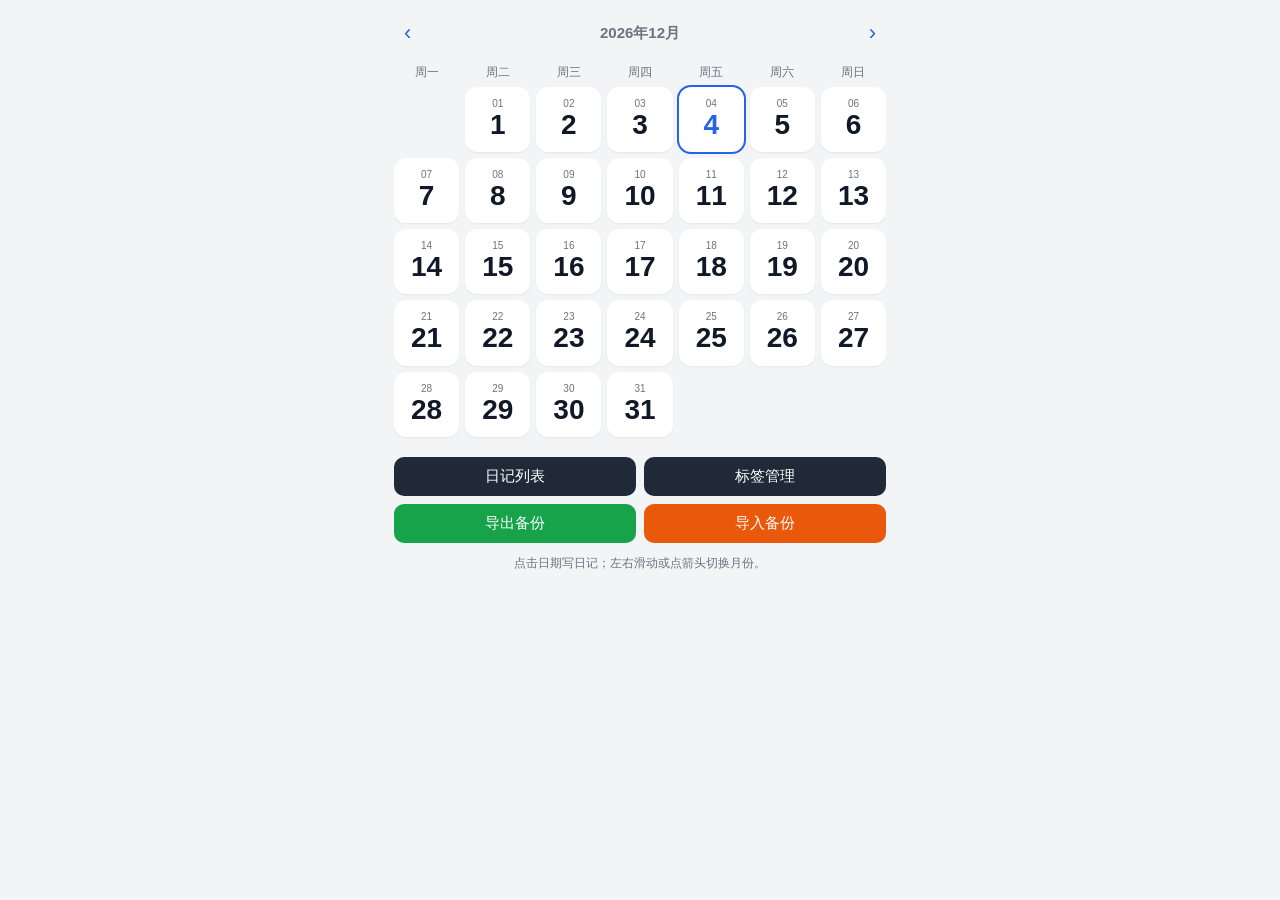
<file: index.html>
<!DOCTYPE html>
<html lang="zh-CN">
<head>
  <meta charset="UTF-8">
  <meta name="viewport" content="width=device-width, initial-scale=1.0, viewport-fit=cover">
  <meta name="theme-color" content="#2563eb">
  <meta name="apple-mobile-web-app-capable" content="yes">
  <title>周日记</title>
  <link rel="manifest" href="./manifest.json">
  <link rel="apple-touch-icon" href="./icons/icon-192.png">
  <link rel="stylesheet" href="./css/style.css">
  <script>
    if ("serviceWorker" in navigator) {
      window.addEventListener("load", () => navigator.serviceWorker.register("./sw.js"));
    }
  </script>
</head>
<body>
  <div class="app">
    <header class="topbar">
      <button class="btn btn-ghost" id="prevMonth" aria-label="上一月">‹</button>
      <h1 id="monthTitle" class="week-title"></h1>
      <button class="btn btn-ghost" id="nextMonth" aria-label="下一月">›</button>
    </header>

    <div id="calendar" class="calendar">
      <div class="week-header">
        <span>周一</span><span>周二</span><span>周三</span><span>周四</span><span>周五</span><span>周六</span><span>周日</span>
      </div>
      <div id="monthGrid" class="week-grid"></div>
    </div>

    <nav class="nav-buttons">
      <a class="btn btn-dark" href="./list.html">日记列表</a>
      <a class="btn btn-dark" href="./tags.html">标签管理</a>
      <button class="btn btn-green" id="exportBtn">导出备份</button>
      <button class="btn btn-orange" id="importBtn">导入备份</button>
      <input type="file" id="fileInput" accept=".json,application/json" style="display:none">
    </nav>

    <p class="hint">点击日期写日记；左右滑动或点箭头切换月份。</p>
  </div>

  <script type="module" src="./js/calendar.js"></script>
</body>
</html>
</file>
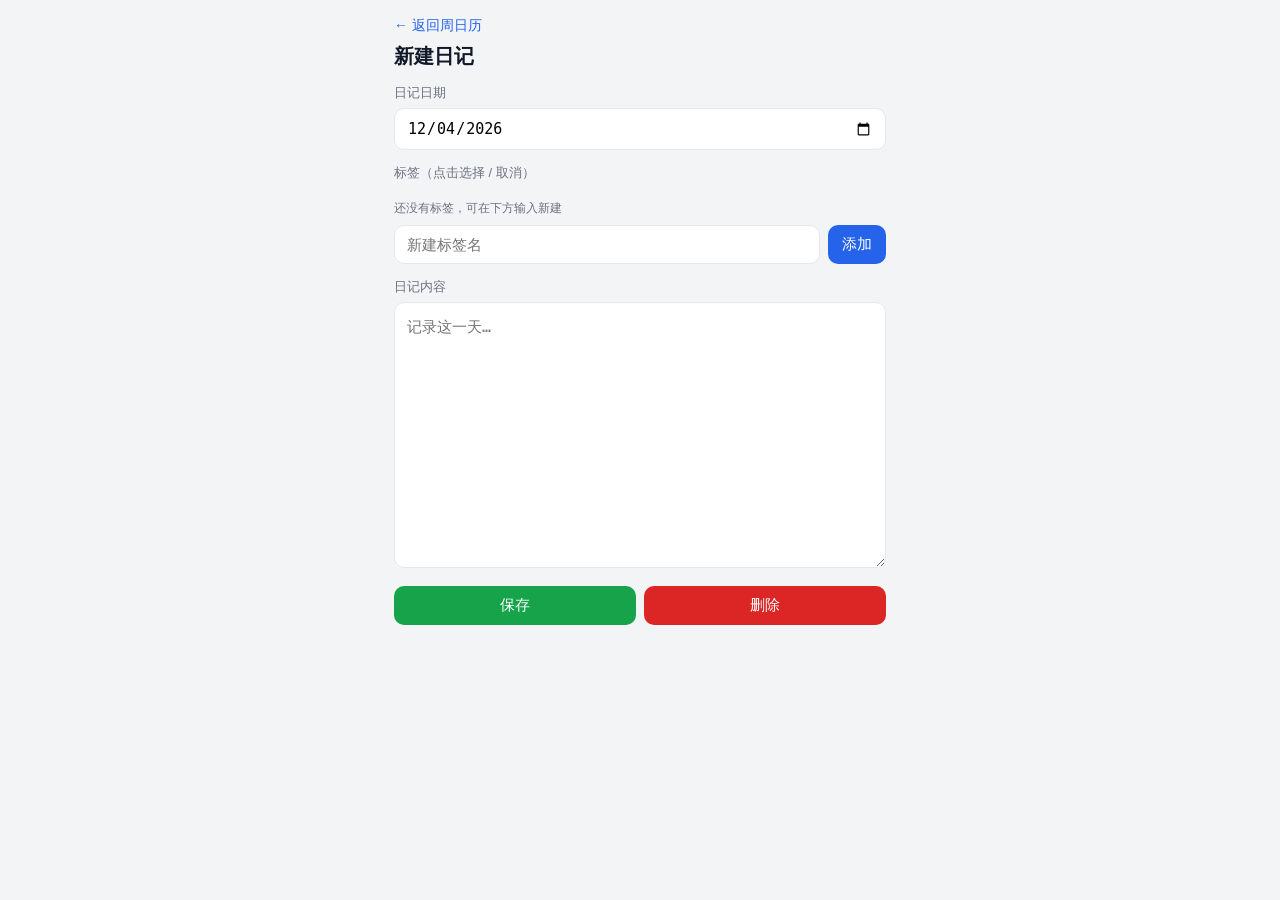
<file: edit.html>
<!DOCTYPE html>
<html lang="zh-CN">
<head>
  <meta charset="UTF-8">
  <meta name="viewport" content="width=device-width, initial-scale=1.0, viewport-fit=cover">
  <meta name="theme-color" content="#2563eb">
  <title>编辑日记</title>
  <link rel="manifest" href="./manifest.json">
  <link rel="stylesheet" href="./css/style.css">
  <script>
    if ("serviceWorker" in navigator) {
      window.addEventListener("load", () => navigator.serviceWorker.register("./sw.js"));
    }
  </script>
</head>
<body>
  <div class="app">
    <a class="back-link" href="./index.html">← 返回周日历</a>
    <h2 id="pageTitle" class="page-title">新建日记</h2>

    <label class="field-label">日记日期</label>
    <input type="date" id="diaryDate" class="input" />

    <label class="field-label">标签（点击选择 / 取消）</label>
    <div id="tagListBox" class="tag-list"></div>
    <div class="inline-row">
      <input type="text" id="newTagInput" class="input flex-1" placeholder="新建标签名">
      <button class="btn btn-blue" id="addTempTagBtn">添加</button>
    </div>

    <label class="field-label">日记内容</label>
    <textarea id="diaryContent" class="textarea" rows="10" placeholder="记录这一天…"></textarea>

    <div class="inline-row action-row">
      <button class="btn btn-green flex-1" id="saveBtn">保存</button>
      <button class="btn btn-danger flex-1" id="delBtn">删除</button>
    </div>
  </div>

  <script type="module" src="./js/edit.js"></script>
</body>
</html>
</file>
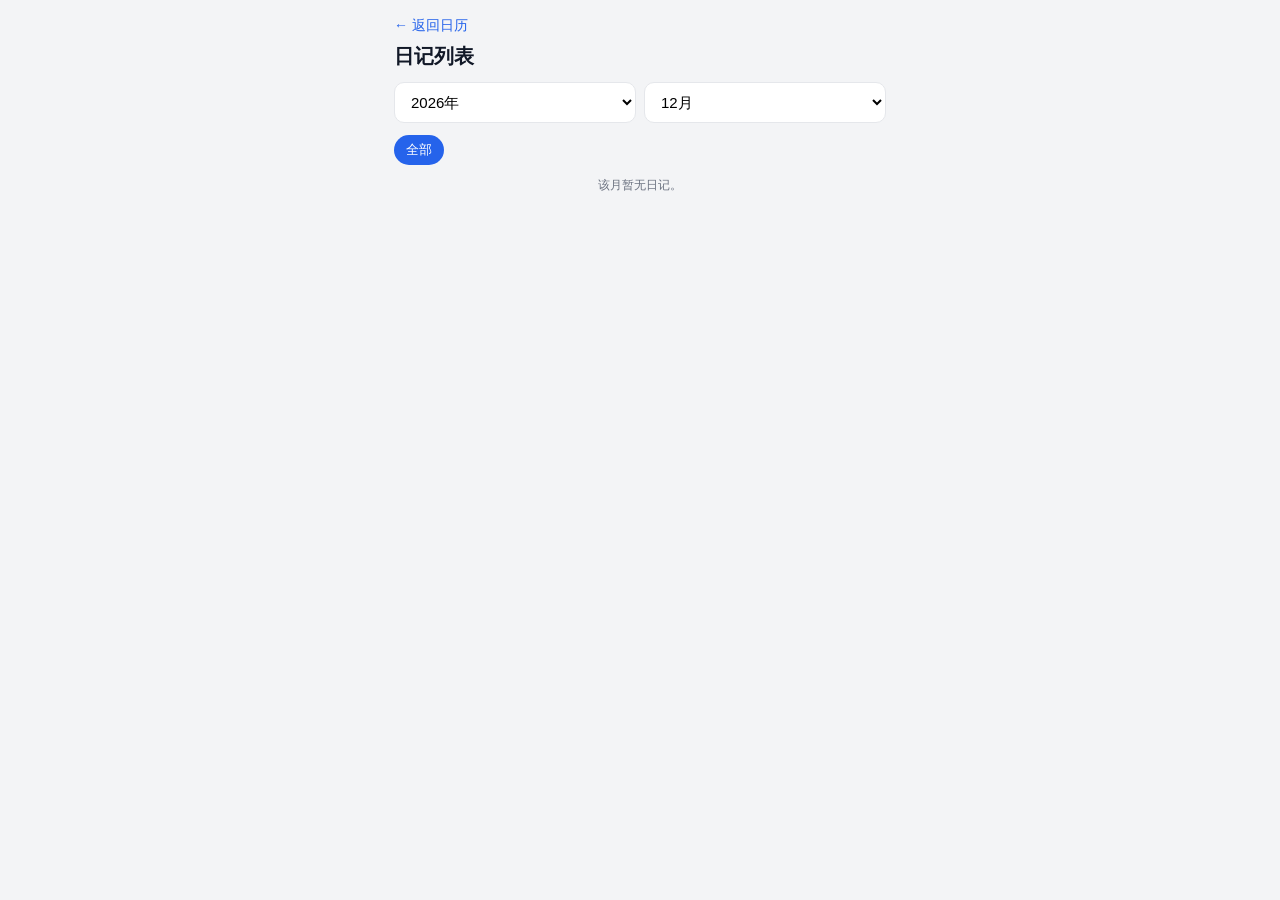
<file: list.html>
<!DOCTYPE html>
<html lang="zh-CN">
<head>
  <meta charset="UTF-8">
  <meta name="viewport" content="width=device-width, initial-scale=1.0, viewport-fit=cover">
  <meta name="theme-color" content="#2563eb">
  <title>日记列表</title>
  <link rel="manifest" href="./manifest.json">
  <link rel="stylesheet" href="./css/style.css">
  <script>
    if ("serviceWorker" in navigator) {
      window.addEventListener("load", () => navigator.serviceWorker.register("./sw.js"));
    }
  </script>
</head>
<body>
  <div class="app">
    <a class="back-link" href="./index.html">← 返回日历</a>
    <h2 class="page-title">日记列表</h2>

    <div class="select-row">
      <select id="yearSelect" class="input"></select>
      <select id="monthSelect" class="input"></select>
    </div>
    <div id="tagFilterBox" class="tag-list"></div>
    <div id="diaryList"></div>
  </div>

  <script type="module" src="./js/list.js"></script>
</body>
</html>
</file>
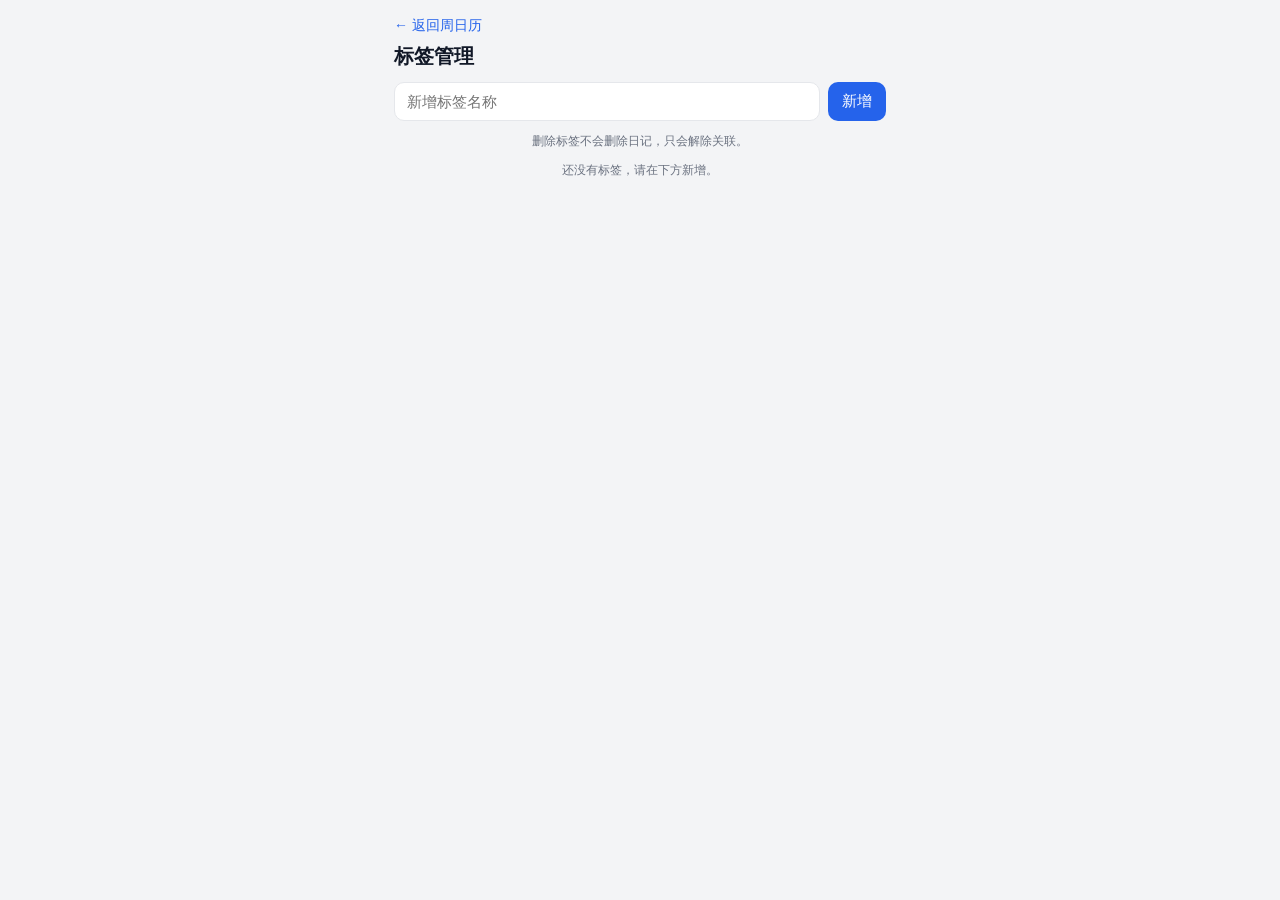
<file: tags.html>
<!DOCTYPE html>
<html lang="zh-CN">
<head>
  <meta charset="UTF-8">
  <meta name="viewport" content="width=device-width, initial-scale=1.0, viewport-fit=cover">
  <meta name="theme-color" content="#2563eb">
  <title>标签管理</title>
  <link rel="manifest" href="./manifest.json">
  <link rel="stylesheet" href="./css/style.css">
  <script>
    if ("serviceWorker" in navigator) {
      window.addEventListener("load", () => navigator.serviceWorker.register("./sw.js"));
    }
  </script>
</head>
<body>
  <div class="app">
    <a class="back-link" href="./index.html">← 返回周日历</a>
    <h2 class="page-title">标签管理</h2>

    <div class="inline-row">
      <input type="text" id="tagNameInput" class="input flex-1" placeholder="新增标签名称">
      <button class="btn btn-blue" id="addTagBtn">新增</button>
    </div>
    <p class="hint">删除标签不会删除日记，只会解除关联。</p>

    <div id="tagList"></div>
  </div>

  <script type="module" src="./js/tags.js"></script>
</body>
</html>
</file>
<file: css/style.css>
/* 周日记 - 离线日记应用样式（完全本地，不依赖外网） */
* {
  box-sizing: border-box;
  margin: 0;
  padding: 0;
}

:root {
  --blue: #2563eb;
  --green: #16a34a;
  --orange: #ea580c;
  --red: #dc2626;
  --dark: #1f2937;
  --gray: #f3f4f6;
  --border: #e5e7eb;
  --text: #111827;
  --muted: #6b7280;
}

html, body {
  background: var(--gray);
  color: var(--text);
  font-family: -apple-system, BlinkMacSystemFont, "PingFang SC", "Microsoft YaHei", "Segoe UI", Roboto, sans-serif;
  -webkit-text-size-adjust: 100%;
}

.app {
  max-width: 520px;
  margin: 0 auto;
  padding: 16px 14px calc(20px + env(safe-area-inset-bottom));
}

/* 顶部栏 */
.topbar {
  display: flex;
  align-items: center;
  justify-content: space-between;
  margin-bottom: 14px;
}
.week-title {
  font-size: 15px;
  font-weight: 600;
  color: var(--muted);
  text-align: center;
}

/* 按钮 */
.btn {
  border: none;
  border-radius: 10px;
  padding: 10px 14px;
  font-size: 15px;
  font-weight: 500;
  cursor: pointer;
  text-decoration: none;
  display: inline-flex;
  align-items: center;
  justify-content: center;
  color: #fff;
  background: var(--dark);
  -webkit-tap-highlight-color: transparent;
}
.btn-ghost {
  background: transparent;
  color: var(--blue);
  font-size: 22px;
  padding: 4px 10px;
}
.btn-blue  { background: var(--blue); }
.btn-green { background: var(--green); }
.btn-orange{ background: var(--orange); }
.btn-danger{ background: var(--red); }
.btn-dark  { background: var(--dark); }
.btn:active { opacity: 0.85; }

.flex-1 { flex: 1; }
.inline-row {
  display: flex;
  gap: 8px;
  align-items: center;
}
.action-row { margin-top: 14px; }

/* 周表头 */
.week-header {
  display: grid;
  grid-template-columns: repeat(7, 1fr);
  gap: 6px;
  text-align: center;
  font-size: 12px;
  color: var(--muted);
  margin-bottom: 6px;
}

/* 月历容器：允许纵向滚动，横向交给滑动切换月份 */
.calendar {
  touch-action: pan-y;
}

/* 周日历格子 */
.week-grid {
  display: grid;
  grid-template-columns: repeat(7, 1fr);
  gap: 6px;
}
.day-cell {
  position: relative;
  background: #fff;
  border-radius: 12px;
  aspect-ratio: 1 / 1;
  display: flex;
  flex-direction: column;
  align-items: center;
  justify-content: center;
  box-shadow: 0 1px 2px rgba(0,0,0,0.06);
  cursor: pointer;
  -webkit-tap-highlight-color: transparent;
}
.day-cell:active { background: #eef2ff; }
.day-cell.today { outline: 2px solid var(--blue); }
/* 月首对齐用的空白格 */
.day-cell.empty {
  box-shadow: none;
  background: transparent;
  cursor: default;
  outline: none;
}
.day-month { font-size: 10px; color: var(--muted); }
.day-num { font-size: 28px; font-weight: 700; line-height: 1.15; }
.day-cell.today .day-num { color: var(--blue); }
.day-dot {
  position: absolute;
  top: 6px;
  right: 6px;
  width: 8px;
  height: 8px;
  border-radius: 50%;
  background: var(--blue);
}

/* 底部导航 */
.nav-buttons {
  display: flex;
  gap: 8px;
  margin-top: 20px;
  flex-wrap: wrap;
}
.nav-buttons .btn { flex: 1 1 auto; min-width: 40%; }

/* 通用元素 */
.back-link {
  display: inline-block;
  color: var(--blue);
  text-decoration: none;
  font-size: 14px;
  margin-bottom: 8px;
}
.page-title {
  font-size: 20px;
  font-weight: 700;
  margin-bottom: 12px;
}
.field-label {
  display: block;
  font-size: 13px;
  color: var(--muted);
  margin: 14px 0 6px;
}
.input {
  width: 100%;
  border: 1px solid var(--border);
  border-radius: 10px;
  padding: 10px 12px;
  font-size: 15px;
  background: #fff;
}
.textarea {
  width: 100%;
  border: 1px solid var(--border);
  border-radius: 10px;
  padding: 12px;
  font-size: 15px;
  line-height: 1.6;
  background: #fff;
  resize: vertical;
}
.input:focus, .textarea:focus {
  outline: 2px solid var(--blue);
  outline-offset: -1px;
}

/* 标签 */
.tag-list {
  display: flex;
  flex-wrap: wrap;
  gap: 8px;
  margin-bottom: 8px;
}
.tag-chip {
  padding: 6px 12px;
  border-radius: 999px;
  font-size: 13px;
  background: #e5e7eb;
  color: #374151;
  cursor: pointer;
  -webkit-tap-highlight-color: transparent;
}
.tag-chip.active {
  background: var(--blue);
  color: #fff;
}

/* 标签管理行 */
.tag-row {
  display: flex;
  gap: 8px;
  align-items: center;
  background: #fff;
  border: 1px solid var(--border);
  border-radius: 10px;
  padding: 8px;
  margin-bottom: 8px;
}

/* 列表页：年份 + 月份 选择行 */
.select-row {
  display: flex;
  gap: 8px;
  margin-bottom: 12px;
}
.select-row .input { flex: 1; }

/* 日记列表 */
.list-item {
  background: #fff;
  border-radius: 10px;
  padding: 12px 14px;
  margin-bottom: 10px;
  cursor: pointer;
  box-shadow: 0 1px 2px rgba(0,0,0,0.06);
}
.list-item:active { background: #f9fafb; }
.list-date { font-size: 14px; font-weight: 700; }
.list-tags { font-size: 12px; color: var(--blue); margin: 2px 0 4px; }
.list-content {
  font-size: 14px;
  color: var(--text);
  display: -webkit-box;
  -webkit-line-clamp: 2;
  -webkit-box-orient: vertical;
  overflow: hidden;
}

/* 提示文字 */
.hint {
  font-size: 12px;
  color: var(--muted);
  margin-top: 12px;
  text-align: center;
}
</file>
